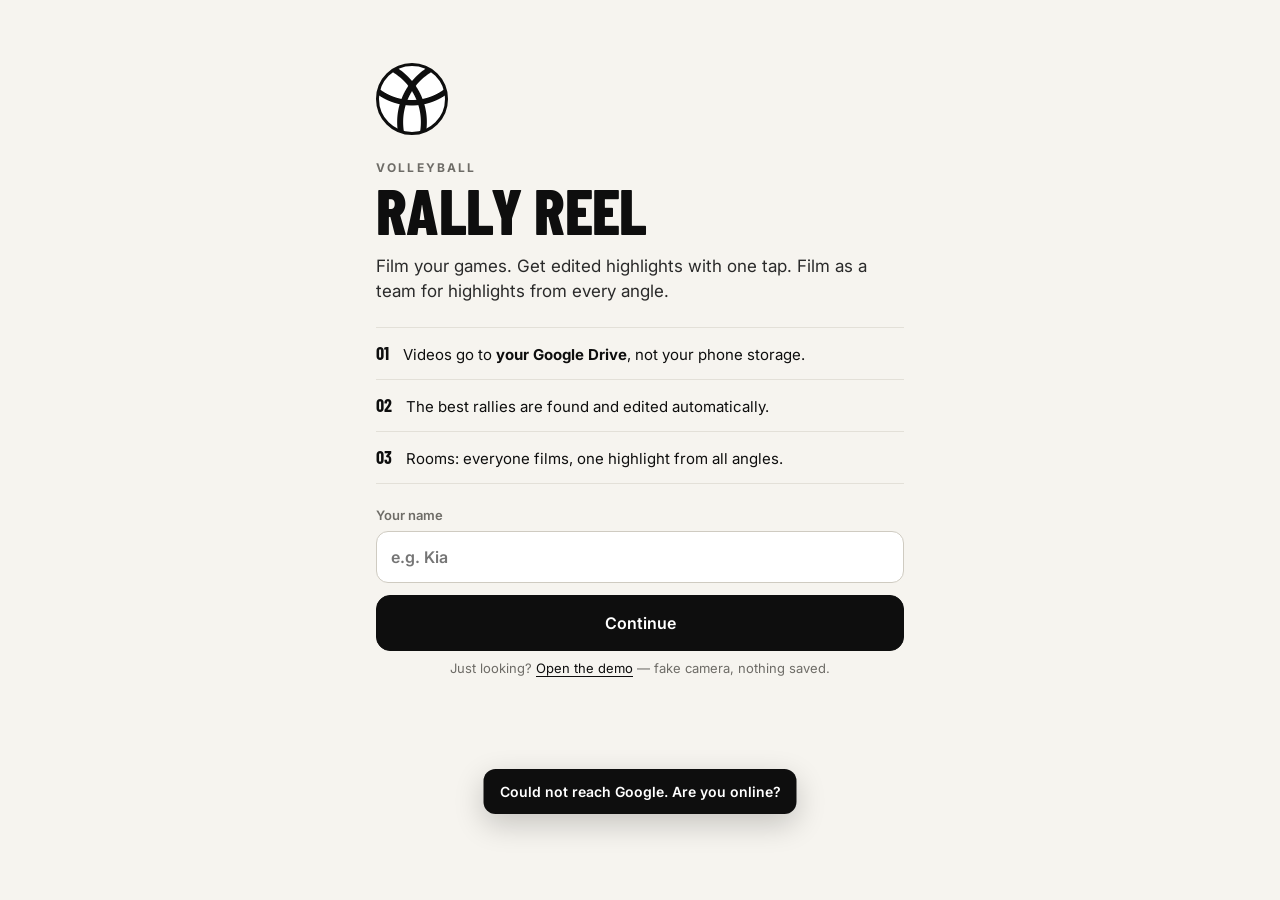
<file: index.html>
<!doctype html>
<html lang="en">
<head>
<meta charset="utf-8">
<meta name="viewport" content="width=device-width,initial-scale=1,viewport-fit=cover">
<title>Rally Reel</title>
<meta name="description" content="Film volleyball with your team. Auto-edited multi-angle highlights, saved to your Google Drive.">
<meta name="theme-color" content="#f6f4ef">
<meta name="apple-mobile-web-app-capable" content="yes">
<meta name="mobile-web-app-capable" content="yes">
<meta name="apple-mobile-web-app-status-bar-style" content="default">
<meta name="apple-mobile-web-app-title" content="Rally Reel">
<link rel="manifest" href="manifest.webmanifest">
<link rel="icon" href="icons/icon-192.png">
<link rel="apple-touch-icon" href="icons/apple-touch-icon.png">
<link rel="preconnect" href="https://fonts.googleapis.com">
<link rel="preconnect" href="https://fonts.gstatic.com" crossorigin>
<link href="https://fonts.googleapis.com/css2?family=Inter:wght@400;500;600;700;800&family=Barlow+Condensed:wght@600;700;800&display=swap" rel="stylesheet">
<link rel="stylesheet" href="styles.css?v=14">
<script src="config.js?v=14"></script>
</head>
<body>

<!-- ============ WELCOME ============ -->
<section id="onboard" class="screen" hidden>
  <div class="wrap onboard">
    <div class="mark"><span class="logo-ball lg"></span></div>
    <p class="kicker">Volleyball</p>
    <h1 class="display">Rally Reel</h1>
    <p class="lead">Film your games. Get edited highlights with one tap. Film as a team for highlights from every angle.</p>
    <ol class="ob-points">
      <li><b>01</b><span>Videos go to <strong>your Google Drive</strong>, not your phone storage.</span></li>
      <li><b>02</b><span>The best rallies are found and edited automatically.</span></li>
      <li><b>03</b><span>Rooms: everyone films, one highlight from all angles.</span></li>
    </ol>
    <label class="field"><span>Your name</span>
      <input id="ob-name" maxlength="20" placeholder="e.g. Kia" autocomplete="given-name"></label>
    <button id="ob-go" class="btn primary big">Continue</button>
    <p class="muted small center-t">Just looking? <a href="?demo">Open the demo</a> — fake camera, nothing saved.</p>
  </div>
</section>

<!-- ============ HOME ============ -->
<section id="home" class="screen tabbed" hidden>
  <div class="wrap">
    <header class="top">
      <div class="logo"><span class="logo-ball"></span>Rally Reel <span class="demo-tag">DEMO</span></div>
      <button id="me-btn" class="avatar" aria-label="Settings"></button>
    </header>

    <div id="connect-card" class="card connect" hidden>
      <div class="cc-text"><b>Connect Google Drive</b><span>Games are saved in a “Volleyball Highlights” folder in your own Drive.</span></div>
      <button id="connect" class="btn primary">Connect</button>
    </div>

    <section class="hero">
      <p class="kicker" id="hello">Welcome</p>
      <h1 class="display sm">Ready for the next game?</h1>
      <button id="rec-solo" class="rec-cta" aria-label="Record a game">
        <span class="rec-dot"></span>
        <span class="rec-txt"><b>Record a game</b><small>Saves straight to Google Drive</small></span>
        <span class="chev">›</span>
      </button>
    </section>

    <div class="tiles">
      <button class="tile" id="t-create"><svg class="ti" viewBox="0 0 24 24"><circle cx="9" cy="8" r="3.2"/><circle cx="17" cy="9" r="2.4"/><path d="M3 19c.6-3.2 3-5 6-5s5.4 1.8 6 5M15.5 14.4c2.6-.3 4.8 1.2 5.5 4.6"/></svg><b>Create room</b><small>Film as a team</small></button>
      <button class="tile" id="t-join"><svg class="ti" viewBox="0 0 24 24"><path d="M14 4h4a2 2 0 0 1 2 2v12a2 2 0 0 1-2 2h-4M10 8l4 4-4 4M14 12H3"/></svg><b>Join room</b><small>Enter a code</small></button>
      <button class="tile" id="t-upload"><svg class="ti" viewBox="0 0 24 24"><rect x="3.5" y="4" width="17" height="16" rx="2"/><path d="M12 16V9M8.8 12.2 12 9l3.2 3.2"/></svg><b>Upload</b><small>From your gallery</small></button>
      <button class="tile" id="t-settings"><svg class="ti" viewBox="0 0 24 24"><path d="M4 7h10M18 7h2M4 17h4M12 17h8"/><circle cx="16" cy="7" r="2"/><circle cx="10" cy="17" r="2"/></svg><b>Settings</b><small>Length, quality</small></button>
    </div>

    <div class="section-h"><h2>Your games</h2><button id="refresh" class="link-btn">Refresh</button></div>
    <div id="list"></div>
  </div>
</section>

<!-- ============ POSITIONS ============ -->
<section id="positions" class="screen tabbed" hidden>
  <div class="wrap" id="pos-root"></div>
</section>

<!-- ============ ROOM ============ -->
<section id="room" class="screen" hidden>
  <div class="wrap">
    <header class="top">
      <button id="room-back" class="icon-btn" aria-label="Back">‹</button>
      <div class="room-title"><small>Room</small><b id="room-name">Game</b></div>
      <button id="room-leave" class="link-btn">Leave</button>
    </header>

    <div class="code-card">
      <div class="code-l"><small>Room code</small><div id="room-code" class="code"></div></div>
      <div class="code-btns">
        <button id="room-invite" class="btn inv">Invite</button>
        <button id="room-qr-btn" class="btn inv-ghost">QR code</button>
      </div>
      <div id="room-qr" class="qr" hidden></div>
      <p class="small">Teammates open the invite link (or scan the QR code), connect Google Drive and tap Record. Every video stays in its owner's Drive.</p>
    </div>

    <div class="section-h"><h2>People</h2><span id="room-count" class="pill-count">0</span></div>
    <div id="room-members" class="members"></div>

    <div class="room-actions">
      <button id="room-rec" class="btn primary big"><span class="dot"></span>Record from my phone</button>
      <button id="room-upload" class="btn big">Add videos from gallery</button>
      <button id="room-teams" class="btn big">Teams &amp; lineups</button>
    </div>

    <div class="section-h"><h2>Footage</h2></div>
    <div id="room-recs" class="recs"><p class="muted">No footage yet.</p></div>

    <button id="room-make" class="btn primary big" disabled>Make highlights</button>

    <div class="section-h"><h2>Highlights</h2></div>
    <div id="room-reels"><p class="muted small">Highlights anyone makes appear here for everyone.</p></div>
  </div>
</section>

<!-- ============ CAMERA ============ -->
<section id="record" class="screen cam" hidden>
  <video id="preview" playsinline muted autoplay></video>
  <button id="reauth" class="reauth" hidden>Google sign-in expired — tap to keep saving</button>

  <div id="rec-idle" class="cam-ui">
    <div class="cam-top"><button id="rec-back" class="pill" aria-label="Close">✕</button><button id="rec-teams" class="pill">Teams</button><span class="pill soft" id="rec-hint">Turn your phone sideways · whole court in view</span></div>
    <div id="sync-panel" class="sync-panel" hidden>
      <div id="countdown" class="countdown" hidden>3</div>
      <div id="sync-text" class="sync-text">Tap “I'm ready” — everyone starts together</div>
      <div id="sync-people" class="sync-people"></div>
    </div>
    <div class="cam-bottom" id="solo-bottom"><div class="side-btn ghosty"></div><button id="rec-start" class="shutter" aria-label="Start recording"><span></span></button><div class="side-btn ghosty"></div></div>
    <div class="cam-bottom room-bottom" id="room-bottom" hidden>
      <button id="rec-ready" class="ready-btn">I'm ready</button>
      <button id="rec-solo-start" class="link-btn light">Start without waiting</button>
    </div>
  </div>

  <div id="rec-live" class="cam-ui" hidden>
    <div class="cam-top">
      <span class="pill rec"><i></i><span id="rec-time">0:00</span></span>
      <span id="rec-cloud" class="pill">Connecting…</span>
      <span id="rec-room" class="pill" hidden></span>
    </div>
    <div class="cam-bottom">
      <button id="rec-mark" class="side-btn" aria-label="Mark a great play">★<small>Great play</small></button>
      <button id="rec-stop" class="shutter stop" aria-label="Stop"><span></span></button>
      <div class="side-btn ghosty"></div>
    </div>
  </div>

  <div id="rec-finish" class="cam-ui finish" hidden>
    <div class="spinner"></div>
    <p id="finish-msg">Finishing upload…</p>
  </div>
</section>

<!-- ============ SAVED ============ -->
<section id="done" class="screen" hidden>
  <div class="wrap center">
    <div class="big-check">✓</div>
    <h1>Saved</h1>
    <p id="done-msg" class="muted"></p>
    <button id="done-make" class="btn primary big">Make highlights</button>
    <button id="done-home" class="btn ghost">Later</button>
  </div>
</section>

<!-- ============ UPLOADING FROM GALLERY ============ -->
<section id="import" class="screen" hidden>
  <div class="wrap">
    <p class="kicker">Gallery</p>
    <h1>Uploading</h1>
    <p class="muted" id="imp-sub">Keep this screen open — videos go to your Google Drive and are checked for rallies.</p>
    <div id="imp-list" class="imp-list"></div>
    <div class="actions"><button id="imp-done" class="btn primary big" hidden>Done</button><button id="imp-stop" class="btn ghost">Stop</button></div>
  </div>
</section>

<!-- ============ EDITING ============ -->
<section id="edit" class="screen" hidden>
  <div class="wrap">
    <div id="edit-working">
      <p class="kicker">Editing</p>
      <h1>Making your highlights</h1>
      <p id="edit-msg" class="muted">Starting…</p>
      <div class="stage"><canvas id="edit-canvas" class="preview" width="1280" height="720"></canvas></div>
      <div class="bar"><div id="edit-bar"></div></div>
      <p class="muted small">The editor plays your best rallies into a new video in real time, so it takes about as long as the video. Keep the screen on.</p>
      <button id="edit-cancel" class="btn ghost small">Stop</button>
    </div>
    <div id="edit-result" hidden>
      <p class="kicker">Done</p>
      <h1>Your highlights</h1>
      <p id="result-msg" class="muted"></p>
      <video id="edit-video" class="preview" controls playsinline></video>
      <div class="actions">
        <a id="open-drive" class="btn primary" target="_blank" rel="noopener">Open in Drive</a>
        <button id="share" class="btn">Share</button>
        <button id="edit-done" class="btn ghost">Done</button>
      </div>
    </div>
  </div>
</section>

<!-- bottom tab bar -->
<nav id="tabbar" class="tabbar" hidden>
  <button data-tab="home" class="on"><svg viewBox="0 0 24 24"><rect x="3" y="5" width="13" height="14" rx="2"/><path d="m16 10 5-3v10l-5-3"/></svg><span>Games</span></button>
  <button data-tab="positions"><svg viewBox="0 0 24 24"><rect x="3" y="3" width="18" height="18" rx="1.5"/><path d="M3 12h18"/><circle cx="8" cy="7.5" r="1.3"/><circle cx="16" cy="7.5" r="1.3"/><circle cx="12" cy="16.5" r="1.3"/></svg><span>Positions</span></button>
</nav>

<!-- bottom sheet -->
<div id="sheet-bg" class="sheet-bg" hidden></div>
<div id="sheet" class="sheet" hidden><div class="sheet-grab"></div><div id="sheet-body"></div></div>

<input id="file-pick" type="file" accept="video/*" multiple hidden>
<div id="toast" class="toast" hidden></div>
<script type="module" src="app.js?v=14"></script>
</body>
</html>
</file>
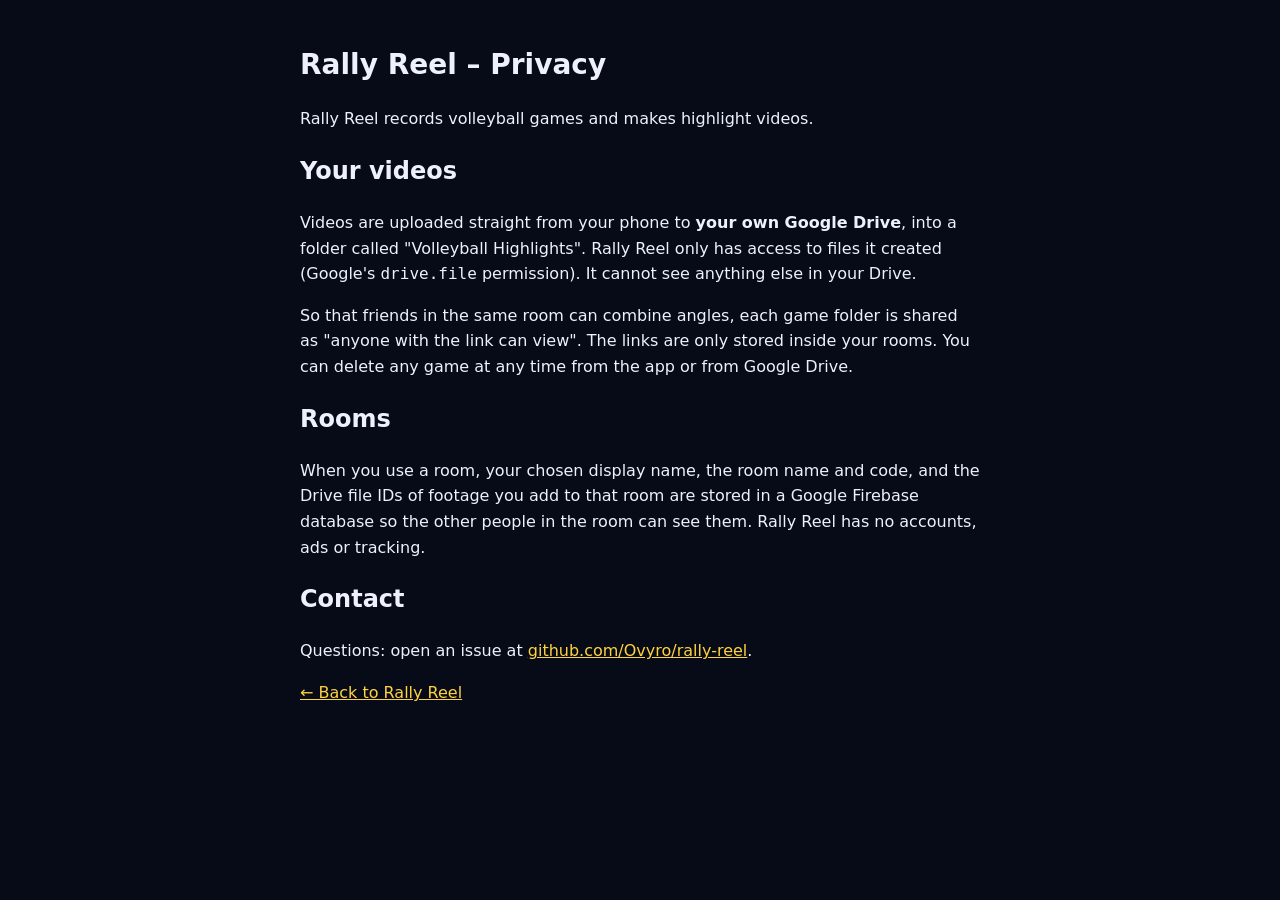
<file: privacy.html>
<!doctype html>
<html lang="en"><head><meta charset="utf-8"><meta name="viewport" content="width=device-width,initial-scale=1">
<title>Rally Reel – Privacy</title>
<style>body{font:16px/1.6 system-ui,sans-serif;max-width:680px;margin:0 auto;padding:24px 16px;background:#070b18;color:#eef1fb}a{color:#ffd23f}h1{font-size:28px}</style>
</head><body>
<h1>Rally Reel – Privacy</h1>
<p>Rally Reel records volleyball games and makes highlight videos.</p>
<h2>Your videos</h2>
<p>Videos are uploaded straight from your phone to <b>your own Google Drive</b>, into a folder called "Volleyball Highlights". Rally Reel only has access to files it created (Google's <code>drive.file</code> permission). It cannot see anything else in your Drive.</p>
<p>So that friends in the same room can combine angles, each game folder is shared as "anyone with the link can view". The links are only stored inside your rooms. You can delete any game at any time from the app or from Google Drive.</p>
<h2>Rooms</h2>
<p>When you use a room, your chosen display name, the room name and code, and the Drive file IDs of footage you add to that room are stored in a Google Firebase database so the other people in the room can see them. Rally Reel has no accounts, ads or tracking.</p>
<h2>Contact</h2>
<p>Questions: open an issue at <a href="https://github.com/Ovyro/rally-reel">github.com/Ovyro/rally-reel</a>.</p>
<p><a href="./">← Back to Rally Reel</a></p>
</body></html>
</file>
<file: styles.css>
/* Rally Reel — monochrome. Milk white + ink black; only photos/video carry colour. */
:root {
  --bg: #f6f4ef;          /* milk white */
  --paper: #ffffff;
  --ink: #0e0e0e;
  --ink2: #2a2a2a;
  --muted: #6e6c67;
  --line: #e3e0d8;
  --line2: #cfcbc1;
  --r: 14px;
  --font: "Inter", system-ui, -apple-system, "Segoe UI", Roboto, sans-serif;
  --cond: "Barlow Condensed", "Arial Narrow", system-ui, sans-serif;
}
* { box-sizing: border-box; -webkit-tap-highlight-color: transparent; }
html, body { margin: 0; background: var(--bg); color: var(--ink); font: 16px/1.5 var(--font); -webkit-font-smoothing: antialiased; }
body { min-height: 100dvh; overflow-x: hidden; }
[hidden] { display: none !important; }
a { color: var(--ink); text-underline-offset: 3px; }
button { font-family: inherit; color: inherit; }
h1 { font-family: var(--cond); font-size: 34px; line-height: 1; margin: 4px 0 10px; font-weight: 800; text-transform: uppercase; letter-spacing: .01em; }
h2 { font-size: 12px; text-transform: uppercase; letter-spacing: .14em; color: var(--muted); margin: 0; font-weight: 700; }
p { margin: 8px 0; }
.muted { color: var(--muted); }
.small { font-size: 13px; }
.center-t { text-align: center; }
.wrap { max-width: 560px; margin: 0 auto; padding: calc(14px + env(safe-area-inset-top)) 16px calc(40px + env(safe-area-inset-bottom)); }
.screen.tabbed .wrap { padding-bottom: calc(96px + env(safe-area-inset-bottom)); }
.center { text-align: center; display: flex; flex-direction: column; align-items: center; gap: 10px; padding-top: 16vh; }
.display { font-family: var(--cond); font-size: 64px; font-weight: 800; letter-spacing: -.01em; line-height: .92; margin: 4px 0 14px; text-transform: uppercase; }
.display.sm { font-size: 40px; line-height: .95; }
.kicker { font-size: 12px; font-weight: 700; letter-spacing: .18em; text-transform: uppercase; color: var(--muted); margin: 0; }
.lead { font-size: 17px; color: var(--ink2); }

/* logo: a drawn volleyball, black lines on white */
.logo-ball { display: inline-block; width: 24px; height: 24px; border-radius: 50%; border: 2px solid var(--ink); position: relative; flex: none; background:
  radial-gradient(circle at 50% -30%, transparent 58%, var(--ink) 59% 64%, transparent 65%),
  radial-gradient(circle at -25% 85%, transparent 58%, var(--ink) 59% 64%, transparent 65%),
  radial-gradient(circle at 125% 85%, transparent 58%, var(--ink) 59% 64%, transparent 65%), var(--paper); }
.logo-ball.lg { width: 72px; height: 72px; border-width: 3px; }
.logo { display: flex; align-items: center; gap: 10px; font-family: var(--cond); font-weight: 800; font-size: 24px; letter-spacing: .02em; text-transform: uppercase; }
.top { display: flex; align-items: center; justify-content: space-between; gap: 10px; margin-bottom: 18px; min-height: 44px; }
.demo-tag { display: none; font-family: var(--font); font-size: 10px; font-weight: 800; border: 1.5px solid var(--ink); padding: 1px 7px; border-radius: 999px; letter-spacing: .1em; }
body.demo .demo-tag { display: inline-block; }
.avatar { width: 40px; height: 40px; border-radius: 50%; border: 0; background: var(--ink); color: var(--paper); font-weight: 700; font-size: 16px; display: grid; place-items: center; cursor: pointer; padding: 0; flex: none; }
.avatar.ghost { background: var(--paper); color: var(--ink); border: 1.5px solid var(--ink); }
.icon-btn { width: 42px; height: 42px; border-radius: 12px; border: 1px solid var(--line2); background: var(--paper); font-size: 26px; line-height: 1; cursor: pointer; }
.link-btn { background: none; border: 0; color: var(--muted); font-weight: 600; font-size: 14px; cursor: pointer; padding: 8px; }
.link-btn.light { color: #ddd; }

/* buttons */
.btn { appearance: none; border: 1.5px solid var(--ink); background: var(--paper); color: var(--ink); font: inherit; font-weight: 600; font-size: 15px;
  padding: 11px 18px; border-radius: 12px; text-decoration: none; display: inline-flex; align-items: center; justify-content: center; gap: 8px; cursor: pointer; transition: transform .1s, background .15s; }
.btn:active { transform: scale(.98); }
.btn.primary { background: var(--ink); color: var(--paper); }
.btn.ghost { background: transparent; border-color: transparent; color: var(--ink2); }
.btn.small { padding: 7px 12px; font-size: 14px; }
.btn.big { width: 100%; padding: 15px; font-size: 16px; border-radius: 14px; }
.btn:disabled { opacity: .35; cursor: default; }
.btn .dot { width: 10px; height: 10px; border-radius: 50%; background: currentColor; }
.btn.inv { background: var(--paper); color: var(--ink); border-color: var(--paper); }
.btn.inv-ghost { background: transparent; color: var(--paper); border-color: #ffffff66; }

/* cards */
.card { background: var(--paper); border: 1px solid var(--line); border-radius: var(--r); padding: 14px; margin-bottom: 12px; }
.card.connect { display: flex; align-items: center; gap: 14px; border: 1.5px solid var(--ink); }
.cc-text { flex: 1; display: flex; flex-direction: column; font-size: 14px; }
.cc-text span { color: var(--muted); font-size: 13px; }

/* hero */
.hero { padding: 4px 0 16px; }
.rec-cta { width: 100%; display: flex; align-items: center; gap: 16px; padding: 18px; border-radius: 18px; border: 0; cursor: pointer; text-align: left;
  background: var(--ink); color: var(--paper); margin-top: 8px; transition: transform .1s; }
.rec-cta:active { transform: scale(.985); }
.rec-dot { width: 52px; height: 52px; border-radius: 50%; border: 3px solid var(--paper); flex: none; display: grid; place-items: center; }
.rec-dot::after { content: ""; width: 30px; height: 30px; border-radius: 50%; background: var(--paper); animation: breathe 2.4s ease-in-out infinite; }
.rec-txt { flex: 1; display: flex; flex-direction: column; }
.rec-txt b { font-family: var(--cond); font-size: 26px; text-transform: uppercase; letter-spacing: .02em; line-height: 1.05; }
.rec-txt small { color: #b9b6ae; font-size: 13px; }
.chev { font-size: 34px; line-height: 1; color: #8d8a83; }
@keyframes breathe { 50% { transform: scale(.82); } }

/* tiles */
.tiles { display: grid; grid-template-columns: 1fr 1fr; gap: 10px; margin: 6px 0 26px; }
.tile { text-align: left; border: 1px solid var(--line); border-radius: var(--r); padding: 14px; cursor: pointer; display: flex; flex-direction: column; gap: 1px; min-height: 108px; background: var(--paper); transition: transform .1s, border-color .15s; }
.tile:active { transform: scale(.98); border-color: var(--ink); }
.ti { width: 26px; height: 26px; fill: none; stroke: var(--ink); stroke-width: 1.7; stroke-linecap: round; stroke-linejoin: round; margin-bottom: auto; }
.tile b { font-size: 16px; margin-top: 14px; }
.tile small { color: var(--muted); font-size: 13px; }

.section-h { display: flex; align-items: center; justify-content: space-between; margin: 24px 0 10px; padding-bottom: 8px; border-bottom: 1px solid var(--line); }
.pill-count { border: 1px solid var(--line2); border-radius: 999px; padding: 0 9px; font-weight: 700; font-size: 12px; }

/* game cards */
.game { display: flex; gap: 12px; background: var(--paper); border: 1px solid var(--line); border-radius: var(--r); padding: 10px; margin-bottom: 10px; }
.thumb { width: 104px; flex: none; border-radius: 10px; background: #dedbd3; background-size: cover; background-position: center; position: relative; min-height: 80px; overflow: hidden; filter: none; }
.thumb .tag { position: absolute; left: 6px; bottom: 6px; font-size: 10px; font-weight: 800; letter-spacing: .08em; padding: 2px 7px; border-radius: 4px; background: var(--ink); color: var(--paper); }
.thumb .tag.reel { background: var(--paper); color: var(--ink); }
.game-body { flex: 1; min-width: 0; display: flex; flex-direction: column; gap: 1px; }
.game-title { font-weight: 700; font-size: 16px; white-space: nowrap; overflow: hidden; text-overflow: ellipsis; }
.game-info { color: var(--muted); font-size: 13px; }
.game-actions { display: flex; gap: 6px; flex-wrap: wrap; margin-top: auto; padding-top: 8px; }
.game-actions .btn { padding: 7px 12px; font-size: 13px; border-radius: 10px; }
.room-chip { display: inline-block; font-size: 10px; font-weight: 800; letter-spacing: .1em; border: 1px solid var(--ink); border-radius: 4px; padding: 0 5px; margin-left: 6px; vertical-align: 2px; }

/* onboarding */
.onboard { padding-top: calc(7vh + env(safe-area-inset-top)); }
.mark { margin-bottom: 18px; }
.ob-points { list-style: none; padding: 0; margin: 22px 0; border-top: 1px solid var(--line); }
.ob-points li { display: flex; gap: 14px; align-items: baseline; padding: 12px 0; border-bottom: 1px solid var(--line); font-size: 15px; }
.ob-points b { font-family: var(--cond); font-size: 18px; }
.field { display: grid; gap: 6px; margin: 16px 0 12px; font-weight: 600; font-size: 13px; color: var(--muted); }
input, select { width: 100%; font: inherit; font-size: 16px; padding: 13px 14px; border-radius: 12px; border: 1px solid var(--line2); background: var(--paper); color: var(--ink); outline: none; }
input:focus, select:focus { border-color: var(--ink); box-shadow: 0 0 0 3px #0e0e0e14; }
select { appearance: none; background-image: linear-gradient(45deg, transparent 50%, var(--ink) 50%), linear-gradient(135deg, var(--ink) 50%, transparent 50%);
  background-position: calc(100% - 18px) 50%, calc(100% - 13px) 50%; background-size: 5px 5px; background-repeat: no-repeat; padding-right: 30px; }

/* room */
.room-title { flex: 1; text-align: center; display: flex; flex-direction: column; line-height: 1.1; }
.room-title small { color: var(--muted); font-weight: 700; letter-spacing: .16em; font-size: 10px; text-transform: uppercase; }
.room-title b { font-size: 18px; white-space: nowrap; overflow: hidden; text-overflow: ellipsis; }
.code-card { border-radius: 18px; padding: 18px; display: grid; grid-template-columns: 1fr auto; gap: 12px; align-items: center; background: var(--ink); color: var(--paper); }
.code-card small { font-weight: 700; color: #a9a69e; letter-spacing: .14em; text-transform: uppercase; font-size: 10px; }
.code { font-family: var(--cond); font-size: 46px; font-weight: 800; letter-spacing: .12em; line-height: 1; margin-top: 4px; }
.code-btns { display: flex; flex-direction: column; gap: 8px; }
.code-btns .btn { padding: 9px 16px; font-size: 14px; }
.code-card p { grid-column: 1 / -1; color: #c9c6be; margin: 0; }
.qr { grid-column: 1 / -1; background: var(--paper); border-radius: 12px; padding: 12px; justify-self: center; }
.qr svg { display: block; width: 200px; height: 200px; }
.members { display: flex; gap: 12px; overflow-x: auto; padding-bottom: 6px; scrollbar-width: none; }
.member { flex: none; width: 74px; text-align: center; font-size: 12px; }
.member .avatar { width: 52px; height: 52px; margin: 0 auto 6px; font-size: 19px; position: relative; cursor: default; }
.member .st { position: absolute; right: -1px; bottom: -1px; width: 15px; height: 15px; border-radius: 50%; border: 3px solid var(--bg); background: var(--line2); }
.member .st.on { background: var(--ink); }
.member .st.live { background: var(--ink); animation: blink 1s infinite; }
.member b { display: block; font-size: 13px; white-space: nowrap; overflow: hidden; text-overflow: ellipsis; }
.member span { color: var(--muted); }
.room-actions { display: grid; gap: 10px; margin-top: 16px; }
.recs { display: grid; gap: 8px; margin-bottom: 16px; }
.rec-row { display: flex; align-items: center; gap: 12px; background: var(--paper); border: 1px solid var(--line); border-radius: 12px; padding: 10px 12px; }
.rec-row .avatar { width: 34px; height: 34px; font-size: 13px; cursor: default; flex: none; }
.rec-row > div:not(.avatar) { flex: 1; min-width: 0; }
.rec-row b { display: block; font-size: 15px; }
.rec-row span { color: var(--muted); font-size: 13px; }
.badge-live { font-size: 10px; font-weight: 800; letter-spacing: .1em; color: var(--paper); background: var(--ink); border-radius: 4px; padding: 2px 7px; animation: blink 1.2s infinite; }
.reel-row { display: flex; align-items: center; gap: 12px; background: var(--paper); border: 1.5px solid var(--ink); border-radius: 12px; padding: 12px; margin-bottom: 8px; }
.reel-row div { flex: 1; }
.reel-row span { color: var(--muted); font-size: 13px; display: block; }

/* camera (stays dark — it's a viewfinder) */
.cam { position: fixed; inset: 0; background: #000; z-index: 5; color: #fff; }
.cam video { position: absolute; inset: 0; width: 100%; height: 100%; object-fit: contain; background: #000; }
.cam-ui { position: absolute; inset: 0; display: flex; flex-direction: column; justify-content: space-between;
  padding: calc(12px + env(safe-area-inset-top)) calc(12px + env(safe-area-inset-right)) calc(18px + env(safe-area-inset-bottom)) calc(12px + env(safe-area-inset-left)); pointer-events: none; }
.cam-ui > * { pointer-events: auto; }
.cam-top { display: flex; gap: 8px; align-items: center; flex-wrap: wrap; }
.cam-bottom { display: flex; align-items: center; justify-content: space-around; }
.pill { background: #000000b0; color: #fff; border: 1px solid #ffffff26; border-radius: 999px; padding: 7px 14px; font: inherit; font-weight: 600; font-size: 14px; backdrop-filter: blur(8px); -webkit-backdrop-filter: blur(8px); }
button.pill { cursor: pointer; }
.pill.warn { background: #fff; color: #000; }
.pill.soft { color: #d6d6d6; font-weight: 500; }
.pill.rec { display: inline-flex; align-items: center; gap: 8px; font-variant-numeric: tabular-nums; }
.pill.rec i { width: 9px; height: 9px; border-radius: 50%; background: #fff; animation: blink 1s infinite; }
@keyframes blink { 50% { opacity: .2; } }
.shutter { width: 82px; height: 82px; border-radius: 50%; border: 4px solid #fff; background: transparent; padding: 0; display: grid; place-items: center; cursor: pointer; }
.shutter span { width: 62px; height: 62px; border-radius: 50%; background: #fff; transition: .2s; }
.shutter.stop span { width: 30px; height: 30px; border-radius: 6px; }
.side-btn { width: 72px; height: 72px; border-radius: 50%; border: 1px solid #ffffff30; background: #000000a0; color: #fff; font-size: 28px; line-height: 1; display: grid; place-content: center; cursor: pointer; }
.side-btn small { font-size: 10px; font-weight: 600; margin-top: 3px; }
.side-btn.ghosty { background: transparent; border: 0; pointer-events: none; }
.side-btn.pop { animation: pop .4s; }
@keyframes pop { 40% { transform: scale(1.22); background: #fff; color: #000; } }
.reauth { position: absolute; z-index: 3; left: 12px; right: 12px; top: calc(64px + env(safe-area-inset-top)); background: #fff; color: #000; border: 0; border-radius: 12px; padding: 14px; font: inherit; font-weight: 700; }
.finish { background: #000000d0; justify-content: center; align-items: center; text-align: center; gap: 16px; }
.spinner { width: 42px; height: 42px; border-radius: 50%; border: 3px solid #ffffff30; border-top-color: #fff; animation: spin 1s linear infinite; }
@keyframes spin { to { transform: rotate(360deg); } }

/* start together */
.sync-panel { align-self: center; text-align: center; background: #000000c0; backdrop-filter: blur(10px); -webkit-backdrop-filter: blur(10px); border: 1px solid #ffffff22; border-radius: 18px; padding: 16px 20px; max-width: 340px; }
.sync-text { font-weight: 700; font-size: 16px; }
.sync-people { display: flex; flex-wrap: wrap; justify-content: center; gap: 6px; margin-top: 10px; }
.sync-people span { font-size: 12px; font-weight: 600; padding: 3px 10px; border-radius: 999px; border: 1px solid #ffffff40; color: #ccc; }
.sync-people span.ok { background: #fff; color: #000; border-color: #fff; }
.countdown { font-family: var(--cond); font-size: 128px; font-weight: 800; line-height: 1; color: #fff; animation: pop2 1s ease-out infinite; }
@keyframes pop2 { 0% { transform: scale(1.35); opacity: .3; } 30% { transform: scale(1); opacity: 1; } }
.room-bottom { flex-direction: column; gap: 8px; }
.ready-btn { min-width: 220px; padding: 17px 28px; border-radius: 999px; border: 0; font: inherit; font-size: 18px; font-weight: 700; cursor: pointer; color: #000; background: #fff; }
.ready-btn.on { background: transparent; color: #fff; border: 1.5px solid #fff; }

/* saved / edit */
.big-check { width: 84px; height: 84px; border-radius: 50%; background: var(--ink); color: var(--paper); font-size: 42px; font-weight: 700; display: grid; place-items: center; }
.stage { margin: 14px 0; border-radius: 14px; overflow: hidden; border: 1px solid var(--line); }
.preview { width: 100%; height: auto; max-height: 62vh; object-fit: contain; border-radius: 14px; background: #000; display: block; margin: 14px 0; }
.stage .preview { margin: 0; border-radius: 0; }
.bar { height: 6px; background: var(--line); border-radius: 99px; overflow: hidden; }
.bar div { height: 100%; width: 0; background: var(--ink); transition: width .25s; border-radius: 99px; }
.actions { display: flex; gap: 8px; flex-wrap: wrap; margin-top: 12px; }
.actions .btn { flex: 1 1 auto; }

/* import */
.imp-list { display: grid; gap: 10px; margin: 16px 0; }
.imp { background: var(--paper); border: 1px solid var(--line); border-radius: 12px; padding: 12px; }
.imp b { display: block; font-size: 15px; white-space: nowrap; overflow: hidden; text-overflow: ellipsis; }
.imp .row { display: flex; align-items: center; gap: 10px; font-size: 13px; color: var(--muted); margin-top: 8px; }
.imp .row span { width: 70px; flex: none; }
.imp .bar { flex: 1; }
.imp .st { font-size: 13px; margin-top: 6px; }

/* tab bar */
.tabbar { position: fixed; z-index: 4; left: 0; right: 0; bottom: 0; display: flex; justify-content: center; gap: 4px; background: #f6f4efee; backdrop-filter: blur(12px); -webkit-backdrop-filter: blur(12px);
  border-top: 1px solid var(--line); padding: 8px 16px calc(8px + env(safe-area-inset-bottom)); }
.tabbar button { flex: 0 1 200px; border: 0; background: none; cursor: pointer; display: flex; flex-direction: column; align-items: center; gap: 2px; padding: 6px; border-radius: 10px; color: var(--muted); font-size: 11px; font-weight: 600; letter-spacing: .04em; }
.tabbar svg { width: 24px; height: 24px; fill: none; stroke: currentColor; stroke-width: 1.7; stroke-linecap: round; stroke-linejoin: round; }
.tabbar button.on { color: var(--ink); }

/* sheet */
.sheet-bg { position: fixed; inset: 0; background: #0e0e0e66; z-index: 20; animation: fade .2s; }
.sheet { position: fixed; z-index: 21; left: 0; right: 0; bottom: 0; max-width: 560px; margin: 0 auto; background: var(--bg); color: var(--ink); border-top: 1px solid var(--line);
  border-radius: 20px 20px 0 0; padding: 10px 18px calc(22px + env(safe-area-inset-bottom)); animation: up .25s cubic-bezier(.2, .9, .3, 1); max-height: 90vh; overflow: auto; }
.sheet-grab { width: 40px; height: 4px; border-radius: 9px; background: var(--line2); margin: 0 auto 12px; }
.sheet h3 { font-family: var(--cond); font-size: 28px; margin: 4px 0 4px; text-transform: uppercase; }
.sheet .btns { display: grid; gap: 8px; margin-top: 16px; }
.code-in { text-align: center; font-family: var(--cond); font-size: 36px; font-weight: 800; letter-spacing: .3em; text-transform: uppercase; padding: 12px 8px; }
.row-set { display: flex; align-items: center; justify-content: space-between; gap: 10px; margin: 14px 0; flex-wrap: wrap; }
.seg { display: inline-flex; background: var(--paper); border: 1px solid var(--line2); border-radius: 10px; padding: 3px; }
.seg button { border: 0; background: transparent; color: var(--muted); font: inherit; font-size: 14px; font-weight: 600; padding: 6px 12px; border-radius: 7px; cursor: pointer; }
.seg button.on { background: var(--ink); color: var(--paper); }
@keyframes up { from { transform: translateY(100%); } }
@keyframes fade { from { opacity: 0; } }

/* team lineups sheet */
.team-tabs { display: grid; grid-template-columns: 1fr 1fr; gap: 6px; margin: 12px 0; }
.team-tabs button { border: 1px solid var(--line2); background: var(--paper); border-radius: 10px; padding: 10px; font-weight: 700; cursor: pointer; text-align: left; font-size: 14px; }
.team-tabs button small { display: block; font-weight: 500; color: var(--muted); font-size: 12px; }
.team-tabs button.on { background: var(--ink); color: var(--paper); border-color: var(--ink); }
.team-tabs button.on small { color: #bbb; }
.players { display: grid; gap: 6px; margin-top: 8px; }
.prow { display: grid; grid-template-columns: 52px 1fr 1fr 32px; gap: 6px; align-items: center; }
.prow input, .prow select { padding: 10px; font-size: 16px; border-radius: 10px; } /* 16px stops iPhone zooming in */
.prow select { padding-right: 26px; }
.prow .x { border: 0; background: none; font-size: 20px; color: var(--muted); cursor: pointer; }
.add-player { margin-top: 8px; }

.toast { position: fixed; z-index: 30; left: 50%; transform: translateX(-50%); bottom: calc(86px + env(safe-area-inset-bottom)); max-width: calc(100% - 32px);
  background: var(--ink); color: var(--paper); padding: 12px 16px; border-radius: 12px; font-weight: 600; font-size: 14px; box-shadow: 0 10px 30px #0003; animation: up2 .25s; }
@keyframes up2 { from { transform: translate(-50%, 16px); opacity: 0; } }
.empty { text-align: center; padding: 26px 16px; border: 1px dashed var(--line2); border-radius: var(--r); color: var(--muted); }
.empty b { color: var(--ink); display: block; font-size: 16px; margin-bottom: 4px; }

/* ---------------- Positions tab ---------------- */
.pos-head { display: flex; align-items: flex-end; justify-content: space-between; gap: 10px; }
.pos-controls { display: grid; gap: 10px; margin: 14px 0; }
.chips { display: flex; gap: 6px; overflow-x: auto; scrollbar-width: none; }
.chips button { flex: none; border: 1px solid var(--line2); background: var(--paper); border-radius: 999px; padding: 7px 13px; font-size: 13px; font-weight: 600; cursor: pointer; }
.chips button.on { background: var(--ink); color: var(--paper); border-color: var(--ink); }
.rot-nums { display: grid; grid-template-columns: repeat(6, 1fr); gap: 6px; }
.rot-nums button { border: 1px solid var(--line2); background: var(--paper); border-radius: 10px; padding: 8px 0; font-family: var(--cond); font-weight: 800; font-size: 20px; cursor: pointer; }
.rot-nums button.on { background: var(--ink); color: var(--paper); border-color: var(--ink); }
.court-wrap { background: var(--paper); border: 1px solid var(--line); border-radius: 16px; padding: 10px; }
.court { width: 100%; height: auto; display: block; touch-action: manipulation; }
.court .p { cursor: pointer; transition: transform .6s cubic-bezier(.3, .8, .3, 1); }
.court .p circle { transition: fill .2s; }
.court-legend { display: flex; flex-wrap: wrap; gap: 6px 12px; margin-top: 8px; font-size: 12px; color: var(--muted); }
.court-legend span b { color: var(--ink); }
.pos-play { display: flex; gap: 8px; margin-top: 10px; }
.pos-play .btn { flex: 1; }
.pos-note { background: var(--paper); border: 1px solid var(--line); border-radius: 14px; padding: 14px; margin-top: 12px; font-size: 15px; }
.pos-note h4 { margin: 0 0 4px; font-size: 13px; letter-spacing: .12em; text-transform: uppercase; color: var(--muted); }
.roles { display: grid; gap: 8px; margin-top: 8px; }
.role { background: var(--paper); border: 1px solid var(--line); border-radius: 12px; padding: 12px 14px; cursor: pointer; }
.role.on { border-color: var(--ink); box-shadow: inset 0 0 0 1px var(--ink); }
.role-top { display: flex; align-items: center; gap: 10px; }
.role-badge { width: 34px; height: 34px; border-radius: 50%; display: grid; place-items: center; font-weight: 800; font-size: 12px; flex: none; }
.role-top b { flex: 1; }
.role p { margin: 8px 0 0; color: var(--ink2); font-size: 14px; }
.src { font-size: 12px; color: var(--muted); margin-top: 18px; }
</file>
